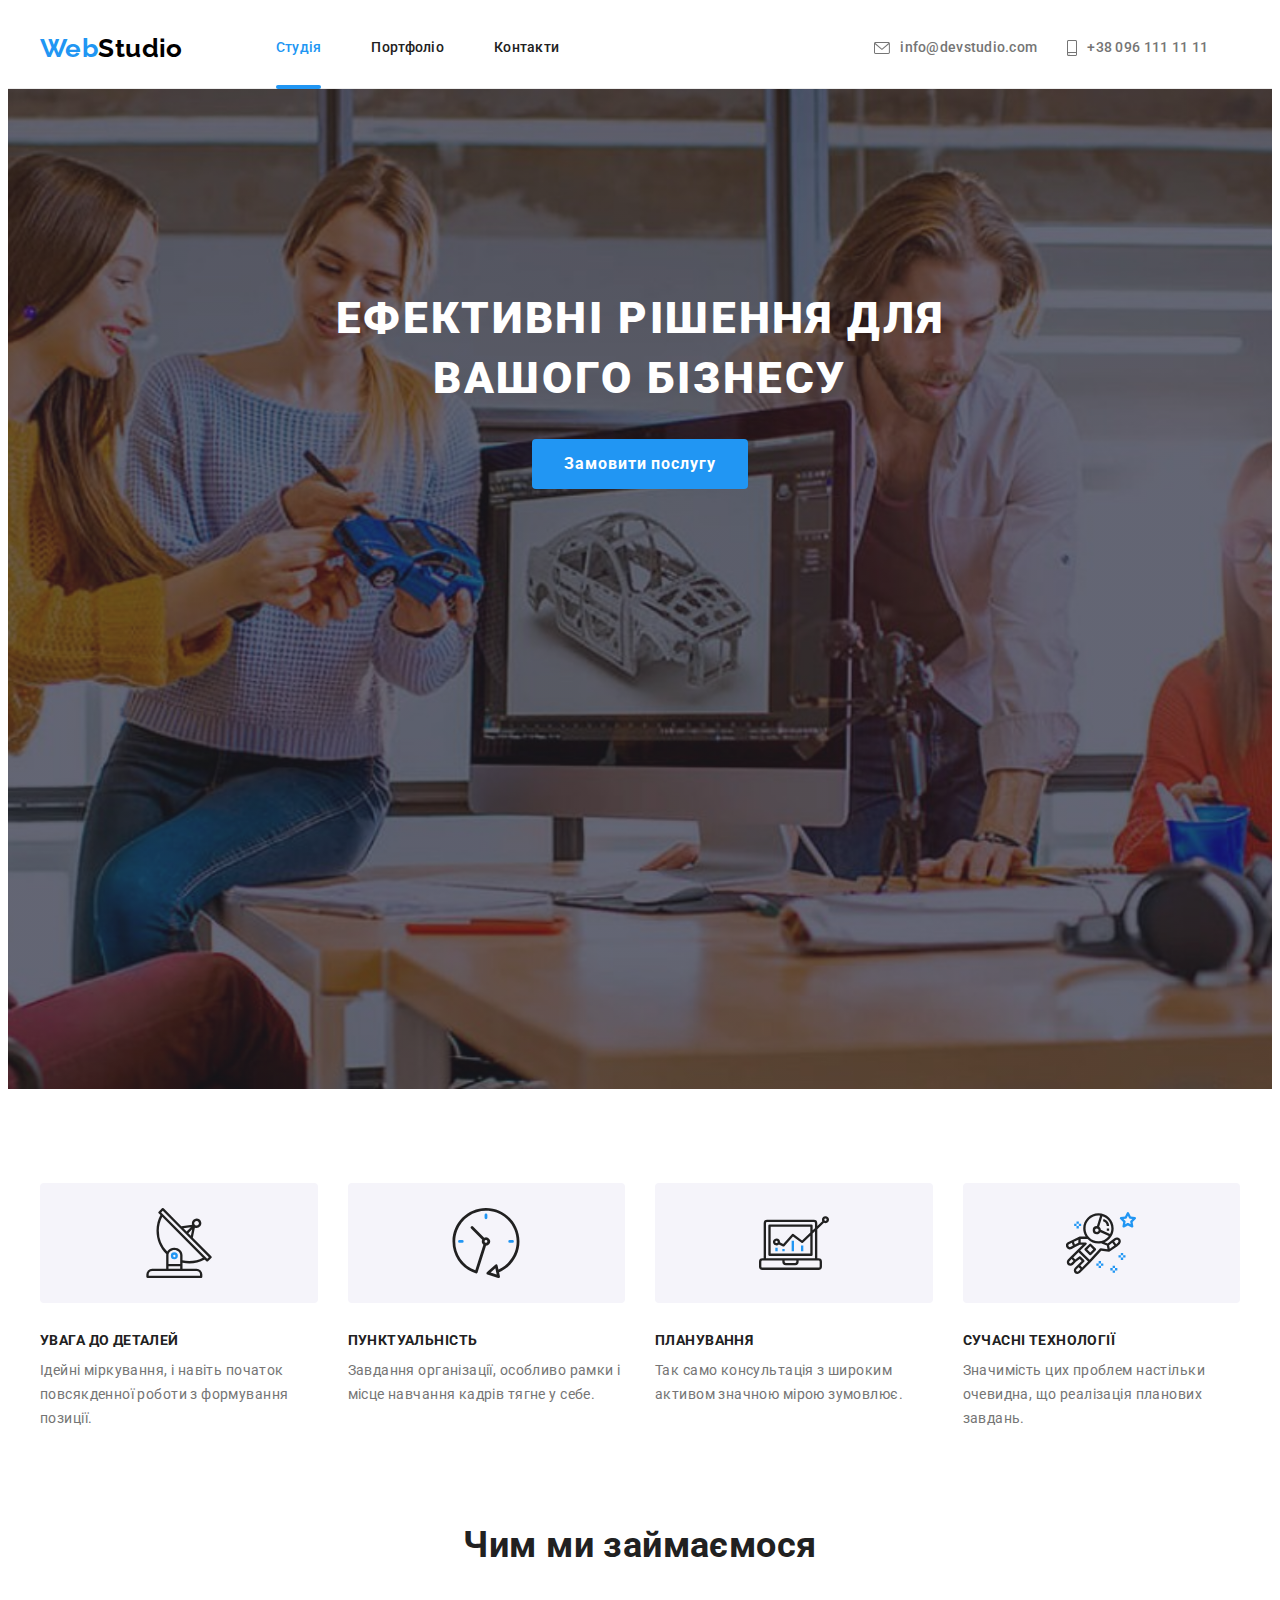
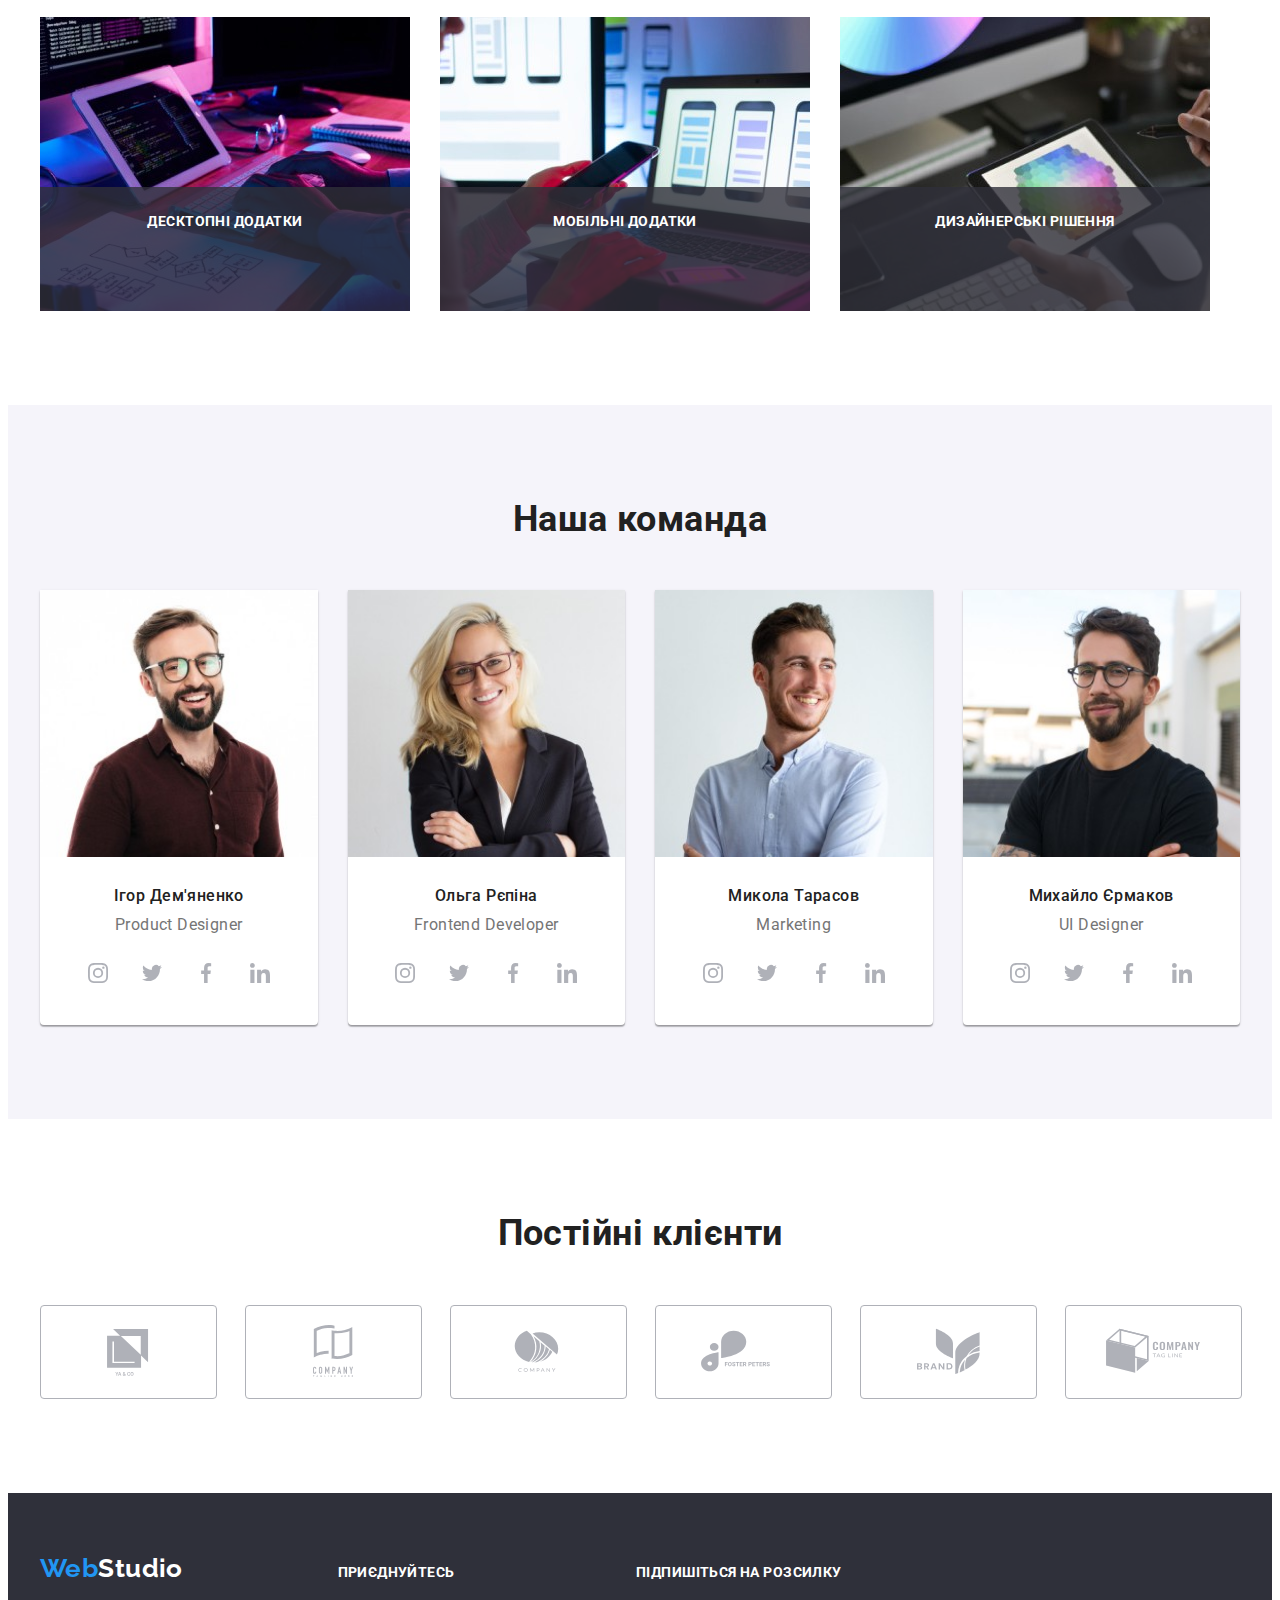
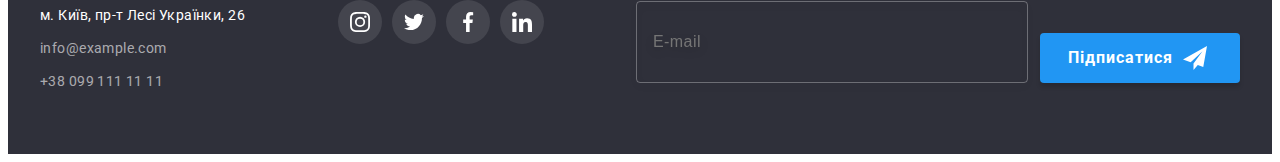
<file: index.html>
<!DOCTYPE html>
<html lang="uk">
  <head>
    <meta charset="UTF-8" />
    <meta http-equiv="X-UA-Compatible" content="IE=edge" />
    <meta name="viewport" content="width=device-width, initial-scale=1.0" />
    <title>WebStudio</title>
    <!-- Font start -->
    <link
      href="https://fonts.googleapis.com/css2?family=Raleway:wght@700&family=Roboto:wght@400;500;700;900&display=swap"
      rel="stylesheet"
    />
    <!-- Font end -->
    <!--Normalize start-->
    <link
      rel="stylesheet"
      href="https://cdnjs.cloudflare.com/ajax/libs/modern-normalize/1.1.0/modern-normalize.min.css"
      integrity="sha512-wpPYUAdjBVSE4KJnH1VR1HeZfpl1ub8YT/NKx4PuQ5NmX2tKuGu6U/JRp5y+Y8XG2tV+wKQpNHVUX03MfMFn9Q=="
      crossorigin="anonymous"
      referrerpolicy="no-referrer"
    />
    <!--Normalize end-->
    <!-- Style.css start -->
    <link rel="stylesheet" href="./css/main.min.css" />
    <!-- Style.css end -->
  </head>

  <body>
    <!--Header of page-->
    <header class="page-header">
      <div class="container page-header__container flex-nav">
        <a class="logo line" href="./index.html" lang="en"
          >Web<span class="logo__text logo__text--accent">Studio</span></a
        >
        <div class="page-header__mobile-menu" id="mobile-menu" data-menu>
          <nav class="site-nav">
            <ul class="site-nav__items list">
              <li class="site-nav__item">
                <a
                  class="site-nav__link site-nav__link--current line"
                  href="./index.html"
                  >Студія</a
                >
              </li>
              <li class="site-nav__item">
                <a class="site-nav__link line" href="./portfolio.html"
                  >Портфоліо</a
                >
              </li>
              <li class="site-nav__item">
                <a class="site-nav__link line" href="">Контакти</a>
              </li>
            </ul>
          </nav>
          <ul class="contacts contacts--left-gap list">
            <li class="contacts__item">
              <a class="contacts__link line" href="mailto:info@devstudio.com"
                ><svg class="contacts__icon" width="16px" height="12px">
                  <use href="./images/icons.svg#envelope"></use></svg
                >info@devstudio.com</a
              >
            </li>
            <li class="contacts__item">
              <a
                class="contacts__link contacts__link--accent line"
                href="tel:+380961111111"
                ><svg class="contacts__icon" width="10px" height="16px">
                  <use href="./images/icons.svg#smartphone"></use></svg
                >+38 096 111 11 11</a
              >
            </li>
          </ul>
          <!-- Mobail Social Links Start -->
          <ul class="social-mobile list">
            <li class="social-mobile__item">
              <a href="" class="social-mobile__link line">Instagram</a>
            </li>
            <li class="social-mobile__item">
              <a href="" class="social-mobile__link line">Twitter</a>
            </li>
            <li class="social-mobile__item">
              <a href="" class="social-mobile__link line">Facebook</a>
            </li>
            <li class="social-mobile__item">
              <a href="" class="social-mobile__link line">LinkedIn</a>
            </li>
          </ul>
          <!-- Mobail Social Links End -->
        </div>
        <!-- Mobail Menu Button Start -->
        <button
          class="menu-btn"
          data-menu-button
          aria-expanded="false"
          aria-controls="mobile-menu"
        >
          <svg class="menu-btn__icon" aria-label="Перемикач мобільного меню">
            <use
              class="menu-btn__icon-menu"
              href="./images/icons.svg#icon_mob_menu"
            ></use>
            <use
              class="menu-btn__icon-close"
              href="./images/icons.svg#icon_mob_close"
            ></use>
          </svg>
        </button>
        <!-- Mobail Menu Button End -->
      </div>
    </header>
    <!--Main of Page-->
    <main>
      <!--Hero Section-->
      <section class="hero">
        <div class="container">
          <h1 class="hero__title">Ефективні рішення для вашого бізнесу</h1>
          <button class="hero__button" type="button" data-modal-open>
            Замовити послугу
          </button>
        </div>
      </section>
      <!--Benefits Section-->
      <section class="benefits section">
        <div class="container benefits__container">
          <h2 class="visually-hidden">Наші переваги</h2>

          <ul class="benefits__items list">
            <li class="benefits__item">
              <div class="benefits__thumb">
                <svg class="benefits__icon">
                  <use href="./images/icons.svg#antenna"></use>
                </svg>
              </div>
              <h3 class="benefits__title">Увага до деталей</h3>
              <p class="benefits-__text">
                Ідейні міркування, і навіть початок повсякденної роботи з
                формування позиції.
              </p>
            </li>

            <li class="benefits__item">
              <div class="benefits__thumb">
                <svg class="benefits__icon">
                  <use href="./images/icons.svg#clock"></use>
                </svg>
              </div>
              <h3 class="benefits__title">Пунктуальність</h3>
              <p class="benefits__text">
                Завдання організації, особливо рамки і місце навчання кадрів
                тягне у себе.
              </p>
            </li>

            <li class="benefits__item">
              <div class="benefits__thumb">
                <svg class="benefits__icon">
                  <use href="./images/icons.svg#diagram"></use>
                </svg>
              </div>
              <h3 class="benefits__title">Планування</h3>
              <p class="benefits__text">
                Так само консультація з широким активом значною мірою зумовлює.
              </p>
            </li>

            <li class="benefits__item">
              <div class="benefits__thumb">
                <svg class="benefits__icon">
                  <use href="./images/icons.svg#astronaut"></use>
                </svg>
              </div>
              <h3 class="benefits__title">Сучасні технології</h3>
              <p class="benefits__text">
                Значимість цих проблем настільки очевидна, що реалізація
                планових завдань.
              </p>
            </li>
          </ul>
        </div>
      </section>
      <!--About Section-->
      <section class="about section">
        <div class="container about__container">
          <h2 class="about__title">Чим ми займаємося</h2>
          <ul class="about-items list">
            <li class="about-items__item">
              <img
                srcset="
                  ./images/skills/skill-1-370.jpg 370w,
                  ./images/skills/skill-1-740.jpg 740w
                "
                sizes="(min-width: 1200px) 370px"
                src="./images/skills/skill-1-370.jpg"
                alt="Програмування"
                width="370"
                height="294"
              />
              <h3 class="about-items__subtitle">Десктопні додатки</h3>
            </li>
            <li class="about-items__item">
              <img
                srcset="
                  ./images/skills/skill-2-370.jpg 370w,
                  ./images/skills/skill-2-740.jpg 740w
                "
                sizes="(min-width: 1200px) 370px"
                src="./images/skills/skill-2-370.jpg"
                alt="Підбір теми"
                width="370"
                height="294"
              />
              <h3 class="about-items__subtitle">Мобільні додатки</h3>
            </li>
            <li class="about-items__item">
              <img
                srcset="
                  ./images/skills/skill-3-370.jpg 370w,
                  ./images/skills/skill-3-740.jpg 740w
                "
                sizes="(min-width: 1200px) 370px"
                src="./images/skills/skill-3-370.jpg"
                alt="Підбір палітри кольорів"
                width="370"
                height="294"
              />
              <h3 class="about-items__subtitle">Дизайнерські рішення</h3>
            </li>
          </ul>
        </div>
      </section>
      <!--Team Section-->
      <section class="team section">
        <div class="container">
          <h2 class="team__headline">Наша команда</h2>

          <ul class="team__items list">
            <li class="team__item">
              <img
                srcset="
                  ./images/team/team-1-270.jpg 270w,
                  ./images/team/team-1-354.jpg 354w,
                  ./images/team/team-1-450.jpg 450w,
                  ./images/team/team-1-540.jpg 540w,
                  ./images/team/team-1-708.jpg 708w,
                  ./images/team/team-1-900.jpg 900w
                "
                sizes="(min-width: 1200px) 270px, (min-width: 768px) 354px, (min-width: 480px) 450px, 100vw"
                src="./images/team/team-1-270.jpg"
                alt="Чоловік в окулярах  та у коричневій сорочці"
                width="450"
                height="460"
              />
              <div class="team__wrapper">
                <h3 class="team__title">Ігор Дем'яненко</h3>
                <p class="team__text" lang="en">Product Designer</p>
                <!-- Team Social links start -->
                <ul class="social list">
                  <li class="social__item">
                    <a class="social__link line" href="">
                      <svg
                        class="social__icon"
                        aria-label="посилання на інстаграм"
                      >
                        <use href="./images/icons.svg#instagram"></use>
                      </svg>
                    </a>
                  </li>

                  <li class="social__item">
                    <a class="social__link line" href="">
                      <svg
                        class="social__icon"
                        aria-label="посилання на твіттер"
                      >
                        <use href="./images/icons.svg#twitter"></use>
                      </svg>
                    </a>
                  </li>

                  <li class="social__item">
                    <a class="social__link line" href="">
                      <svg
                        class="social__icon"
                        aria-label="посилання на фейсбук"
                      >
                        <use href="./images/icons.svg#facebook"></use>
                      </svg>
                    </a>
                  </li>

                  <li class="social__item">
                    <a class="social__link line" href="">
                      <svg
                        class="social__icon"
                        aria-label="посилання на лінкайді"
                      >
                        <use href="./images/icons.svg#linkedin"></use>
                      </svg>
                    </a>
                  </li>
                </ul>
                <!-- Team Social links end -->
              </div>
            </li>
            <li class="team__item">
              <img
                srcset="
                  ./images/team/team-2-270.jpg 270w,
                  ./images/team/team-2-354.jpg 354w,
                  ./images/team/team-2-450.jpg 450w,
                  ./images/team/team-2-540.jpg 540w,
                  ./images/team/team-2-708.jpg 708w,
                  ./images/team/team-2-900.jpg 900w
                "
                sizes="(min-width: 1200px) 270px, (min-width: 768px) 354px, (min-width: 480px) 450px, 100vw"
                src="./images/team/team-2-270.jpg"
                alt="Блондинка в окулярах і білій сорочці"
                width="450"
                height="460"
              />
              <div class="team__wrapper">
                <h3 class="team__title">Ольга Рєпіна</h3>
                <p class="team__text" lang="en">Frontend Developer</p>
                <!-- Team Social links start -->
                <ul class="social list">
                  <li class="social__item">
                    <a class="social__link line" href="">
                      <svg
                        class="social__icon"
                        aria-label="посилання на інстаграм"
                      >
                        <use href="./images/icons.svg#instagram"></use>
                      </svg>
                    </a>
                  </li>

                  <li class="social__item">
                    <a class="social__link line" href="">
                      <svg
                        class="social__icon"
                        aria-label="посилання на твіттер"
                      >
                        <use href="./images/icons.svg#twitter"></use>
                      </svg>
                    </a>
                  </li>

                  <li class="social__item">
                    <a class="social__link line" href="">
                      <svg
                        class="social__icon"
                        aria-label="посилання на фейсбук"
                      >
                        <use href="./images/icons.svg#facebook"></use>
                      </svg>
                    </a>
                  </li>

                  <li class="social__item">
                    <a class="social__link line" href="">
                      <svg
                        class="social__icon"
                        aria-label="посилання на лінкайді"
                      >
                        <use href="./images/icons.svg#linkedin"></use>
                      </svg>
                    </a>
                  </li>
                </ul>
                <!-- Team Social links end -->
              </div>
            </li>
            <li class="team__item">
              <img
                srcset="
                  ./images/team/team-3-270.jpg 270w,
                  ./images/team/team-3-354.jpg 354w,
                  ./images/team/team-3-450.jpg 450w,
                  ./images/team/team-3-540.jpg 540w,
                  ./images/team/team-3-708.jpg 708w,
                  ./images/team/team-3-900.jpg 900w
                "
                sizes="(min-width: 1200px) 270px, (min-width: 768px) 354px, (min-width: 480px) 450px, 100vw"
                src="./images/team/team-3-270.jpg"
                alt="Чоловік з короткою бородою у синій сорочці"
                width="450"
                height="460"
              />
              <div class="team__wrapper">
                <h3 class="team__title">Микола Тарасов</h3>
                <p class="team__text" lang="en">Marketing</p>
                <!-- Team Social links start-->
                <ul class="social list">
                  <li class="social__item">
                    <a class="social__link line" href="">
                      <svg
                        class="social__icon"
                        aria-label="посилання на інстаграм"
                      >
                        <use href="./images/icons.svg#instagram"></use>
                      </svg>
                    </a>
                  </li>

                  <li class="social__item">
                    <a class="social__link line" href="">
                      <svg
                        class="social__icon"
                        aria-label="посилання на твіттер"
                      >
                        <use href="./images/icons.svg#twitter"></use>
                      </svg>
                    </a>
                  </li>

                  <li class="social__item">
                    <a class="social__link line" href="">
                      <svg
                        class="social__icon"
                        aria-label="посилання на фейсбук"
                      >
                        <use href="./images/icons.svg#facebook"></use>
                      </svg>
                    </a>
                  </li>

                  <li class="social__item">
                    <a class="social__link line" href="">
                      <svg
                        class="social__icon"
                        aria-label="посилання на лінкайді"
                      >
                        <use href="./images/icons.svg#linkedin"></use>
                      </svg>
                    </a>
                  </li>
                </ul>
                <!-- Team Social links end -->
              </div>
            </li>
            <li class="team__item">
              <img
                srcset="
                  ./images/team/team-4-270.jpg 270w,
                  ./images/team/team-4-354.jpg 354w,
                  ./images/team/team-4-450.jpg 450w,
                  ./images/team/team-4-540.jpg 540w,
                  ./images/team/team-4-708.jpg 708w,
                  ./images/team/team-4-900.jpg 900w
                "
                sizes="(min-width: 1200px) 270px, (min-width: 768px) 354px, (min-width: 480px) 450px, 100vw"
                src="./images/team/team-4-270.jpg"
                alt="Чоловік в окулярах з бородою та у чорній футболці"
                width="450"
                height="460"
              />
              <div class="team__wrapper">
                <h3 class="team__title">Михайло Єрмаков</h3>
                <p class="team__text" lang="en">UI Designer</p>
                <!-- Team Social links start -->
                <ul class="social list">
                  <li class="social__item">
                    <a class="social__link line" href="">
                      <svg
                        class="social__icon"
                        aria-label="посилання на інстаграм"
                      >
                        <use href="./images/icons.svg#instagram"></use>
                      </svg>
                    </a>
                  </li>

                  <li class="social__item">
                    <a class="social__link line" href="">
                      <svg
                        class="social__icon"
                        aria-label="посилання на твіттер"
                      >
                        <use href="./images/icons.svg#twitter"></use>
                      </svg>
                    </a>
                  </li>

                  <li class="social__item">
                    <a class="social__link line" href="">
                      <svg
                        class="social__icon"
                        aria-label="посилання на фейсбук"
                      >
                        <use href="./images/icons.svg#facebook"></use>
                      </svg>
                    </a>
                  </li>

                  <li class="social__item">
                    <a class="social__link line" href="">
                      <svg
                        class="social__icon"
                        aria-label="посилання на лінкайді"
                      >
                        <use href="./images/icons.svg#linkedin"></use>
                      </svg>
                    </a>
                  </li>
                </ul>
                <!-- Team Social links end -->
              </div>
            </li>
          </ul>
        </div>
      </section>
      <!--Client Section-->
      <section class="client section">
        <div class="container">
          <h2 class="client__headline">Постійні клієнти</h2>

          <ul class="client__items list">
            <li class="client__item">
              <a class="client__link line" href="">
                <svg class="client__icon" aria-label="посилання на клієнта 1">
                  <use href="./images/icons.svg#icon_client_1"></use>
                </svg>
              </a>
            </li>

            <li class="client__item">
              <a class="client__link line" href="">
                <svg class="client__icon" aria-label="посилання на клієнта 2">
                  <use href="./images/icons.svg#icon_client_2"></use>
                </svg>
              </a>
            </li>

            <li class="client__item">
              <a class="client__link line" href="">
                <svg class="client__icon" aria-label="посилання на клієнта 3">
                  <use href="./images/icons.svg#icon_client_3"></use>
                </svg>
              </a>
            </li>

            <li class="client__item">
              <a class="client__link line" href="">
                <svg class="client__icon" aria-label="посилання на клієнта 4">
                  <use href="./images/icons.svg#icon_client_4"></use>
                </svg>
              </a>
            </li>

            <li class="client__item">
              <a class="client__link line" href="">
                <svg class="client__icon" aria-label="посилання на клієнта 5">
                  <use href="./images/icons.svg#icon_client_5"></use>
                </svg>
              </a>
            </li>
            <li class="client__item">
              <a class="client__link line" href="">
                <svg class="client__icon" aria-label="посилання на клієнта 6">
                  <use href="./images/icons.svg#icon_client_6"></use>
                </svg>
              </a>
            </li>
          </ul>
        </div>
      </section>
    </main>
    <!--Footer of Page-->
    <footer class="page-footer">
      <div class="page-footer__container container">
        <div class="page-footer__thumb">
          <a class="logo page-footer__logo line" href="./index.html" lang="en"
            >Web<span class="logo__text page-footer__logo--accent">Studio</span>
          </a>
          <address class="address">
            <a class="address__link line address__link--accent" href=""
              >м. Київ, пр-т Лесі Українки, 26</a
            >
            <br />
            <a class="address__link line" href="mailto:info@example.com"
              >info@example.com</a
            >
            <br />
            <a class="address__link line" href="tel:+380991111111"
              >+38 099 111 11 11</a
            >
          </address>
        </div>

        <div class="connect">
          <h2 class="connect__title">Приєднуйтесь</h2>
          <!-- Social links start -->
          <ul class="social list">
            <li class="social__item">
              <a class="social__link page-footer__social--color line" href="">
                <svg class="social__icon" aria-label="посилання на інстаграм">
                  <use href="./images/icons.svg#instagram"></use>
                </svg>
              </a>
            </li>

            <li class="social__item">
              <a class="social__link page-footer__social--color line" href="">
                <svg class="social__icon" aria-label="посилання на твіттер">
                  <use href="./images/icons.svg#twitter"></use>
                </svg>
              </a>
            </li>

            <li class="social__item">
              <a class="social__link page-footer__social--color line" href="">
                <svg class="social__icon" aria-label="посилання на фейсбук">
                  <use href="./images/icons.svg#facebook"></use>
                </svg>
              </a>
            </li>

            <li class="social__item">
              <a class="social__link page-footer__social--color line" href="">
                <svg class="social__icon" aria-label="посилання на лінкайді">
                  <use href="./images/icons.svg#linkedin"></use>
                </svg>
              </a>
            </li>
          </ul>
          <!-- Social links end -->
        </div>
        <!-- Subscribe Form -->
        <form
          class="subscribe-form js-speaker-form"
          name="submit-form"
          autocomplete="off"
        >
          <div class="subscribe-form__field">
            <strong class="subscribe-form__label"
              >Підпишіться на розсилку</strong
            >
            <input
              class="subscribe-form__input"
              name="email-for-subscribe"
              type="email"
              placeholder="E-mail"
            />
          </div>
          <button class="subscribe-button" type="submit">
            Підписатися
            <svg class="subscribe-button__icon">
              <use href="./images/icons.svg#icon_submit"></use>
            </svg>
          </button>
        </form>
      </div>
    </footer>
    <!--
      |==============================
      | Modal window
      |==============================
    -->
    <div class="backdrop backdrop__is-hidden" data-modal>
      <div class="modal">
        <button class="modal-btn" type="button" data-modal-close>
          <svg class="modal-btn__icon">
            <use href="./images/icons.svg#close-black"></use>
          </svg>
        </button>
        <!-- Modal Form -->
        <form class="modal-form" name="modal-form" autocomplete="off">
          <strong class="modal-form__title"
            >Залиште свої дані, ми вам передзвонимо</strong
          >

          <div class="modal-form__input-group" role="group">
            <label class="modal-form__field">
              <span class="modal-form__lable">Ім'я</span>
              <input
                class="modal-form__input"
                name="name-feedback"
                type="text"
                placeholder=" "
                autofocus
              />
              <svg class="modal-form__icon">
                <use href="./images/icons.svg#icon_person"></use>
              </svg>
            </label>

            <label class="modal-form__field">
              <span class="modal-form__lable">Телефон</span>
              <input
                class="modal-form__input"
                name="tel-feedback"
                type="tel"
                placeholder=" "
              />
              <svg class="modal-form__icon">
                <use href="./images/icons.svg#icon_phone"></use>
              </svg>
            </label>

            <label class="modal-form__field">
              <span class="modal-form__lable">Пошта</span>
              <input
                class="modal-form__input"
                name="email-feedback"
                type="email"
                placeholder=" "
              />
              <svg class="modal-form__icon">
                <use href="./images/icons.svg#icon_email_black"></use>
              </svg>
            </label>

            <label>
              <span class="modal-form__lable">Коментар</span>
              <textarea
                class="modal-form__textarea"
                name="comment-feedback"
                rows="5"
                placeholder="Введіть текст"
              ></textarea>
            </label>
          </div>

          <label class="checkbox">
            <input
              class="checkbox__input visually-hidden"
              name="check-policy"
              type="checkbox"
              value="checked-policy"
            />
            <svg class="checkbox__icon">
              <use
                class="icon-check"
                href="./images/icons.svg#icon_check"
              ></use>
              <use
                class="icon-uncheck"
                href="./images/icons.svg#icon_uncheck"
              ></use>
            </svg>
            <span class="checkbox__text"
              >Погоджуюся з розсилкою та приймаю
              <a class="checkbox__link checkbox__link--color" href=""
                >Умови договору</a
              >
            </span>
          </label>

          <button class="modal-submit-btn" type="submit">Відправити</button>
        </form>
      </div>
    </div>

    <script src="./js/modal.js"></script>
    <script src="./js/menu.js"></script>
  </body>
</html>
</file>
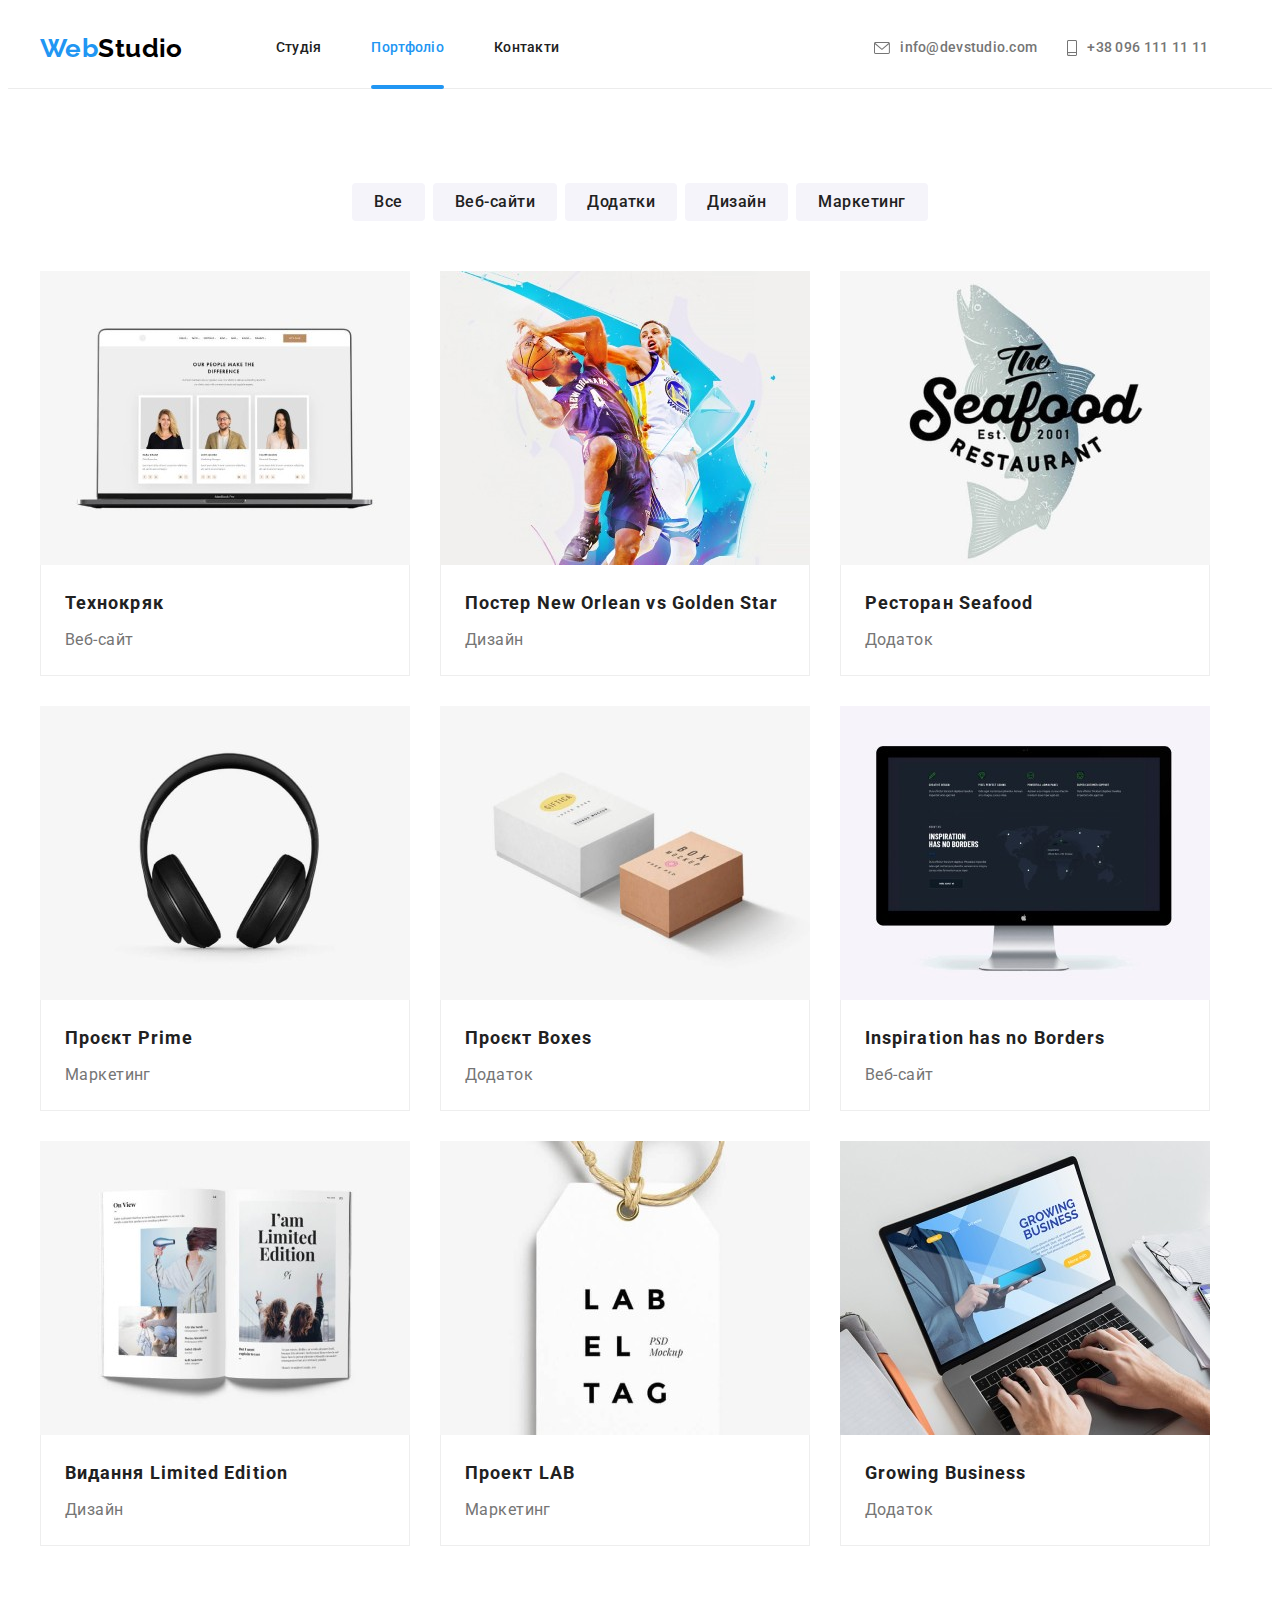
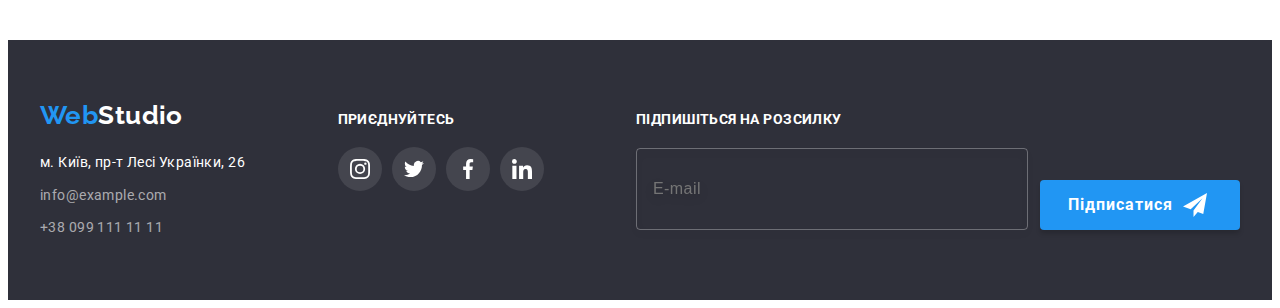
<file: portfolio.html>
<!DOCTYPE html>
<html lang="uk">
  <head>
    <meta charset="UTF-8" />
    <meta http-equiv="X-UA-Compatible" content="IE=edge" />
    <meta name="viewport" content="width=device-width, initial-scale=1.0" />
    <title>Portfolio</title>
    <!-- Font start -->
    <link
      href="https://fonts.googleapis.com/css2?family=Raleway:wght@700&family=Roboto:wght@400;500;700;900&display=swap"
      rel="stylesheet"
    />
    <!-- Font end -->
    <!--Normalize start-->
    <link
      rel="stylesheet"
      href="https://cdnjs.cloudflare.com/ajax/libs/modern-normalize/1.1.0/modern-normalize.min.css"
      integrity="sha512-wpPYUAdjBVSE4KJnH1VR1HeZfpl1ub8YT/NKx4PuQ5NmX2tKuGu6U/JRp5y+Y8XG2tV+wKQpNHVUX03MfMFn9Q=="
      crossorigin="anonymous"
      referrerpolicy="no-referrer"
    />
    <!--Normalize end-->
    <!-- Style.css start -->
    <link rel="stylesheet" href="./css/main.min.css" />
    <!-- Style.css end -->
  </head>

  <body>
    <!--Header of page Portfolio-->
    <header class="page-header">
      <div class="container page-header__container flex-nav">
        <a class="logo line" href="./index.html" lang="en"
          >Web<span class="logo__text logo__text--accent">Studio</span></a
        >
        <div class="page-header__mobile-menu" data-menu>
          <nav class="site-nav">
            <ul class="site-nav__items list">
              <li class="site-nav__item">
                <a class="site-nav__link line" href="./index.html">Студія</a>
              </li>
              <li class="site-nav__item">
                <a
                  class="site-nav__link site-nav__link--current line"
                  href="./portfolio.html"
                  >Портфоліо</a
                >
              </li>
              <li class="site-nav__item">
                <a class="site-nav__link line" href="">Контакти</a>
              </li>
            </ul>
          </nav>
          <ul class="contacts contacts--left-gap list">
            <li class="contacts__item">
              <a class="contacts__link line" href="mailto:info@devstudio.com"
                ><svg class="contacts__icon" width="16px" height="12px">
                  <use href="./images/icons.svg#envelope"></use></svg
                >info@devstudio.com</a
              >
            </li>
            <li class="contacts__item">
              <a
                class="contacts__link contacts__link--accent line"
                href="tel:+380961111111"
                ><svg class="contacts__icon" width="10px" height="16px">
                  <use href="./images/icons.svg#smartphone"></use></svg
                >+38 096 111 11 11</a
              >
            </li>
          </ul>
          <!-- Mobail Social Links Start -->
          <ul class="social-mobile list">
            <li class="social-mobile__item">
              <a href="" class="social-mobile__link line">Instagram</a>
            </li>
            <li class="social-mobile__item">
              <a href="" class="social-mobile__link line">Twitter</a>
            </li>
            <li class="social-mobile__item">
              <a href="" class="social-mobile__link line">Facebook</a>
            </li>
            <li class="social-mobile__item">
              <a href="" class="social-mobile__link line">LinkedIn</a>
            </li>
          </ul>
          <!-- Mobail Social Links End -->
        </div>
        <!-- Mobail Menu Button Start -->
        <button class="menu-btn" data-menu-button>
          <svg class="menu-btn__icon" aria-label="Перемикач мобільного меню">
            <use
              class="menu-btn__icon-menu"
              href="./images/icons.svg#icon_mob_menu"
            ></use>
            <use
              class="menu-btn__icon-close"
              href="./images/icons.svg#icon_mob_close"
            ></use>
          </svg>
        </button>
        <!-- Mobail Menu Button End -->
      </div>
    </header>
    <!--Main section of Page Porfolio -->
    <main>
      <section class="portfolio section">
        <div class="container">
          <h1 class="visually-hidden">Галерея робіт</h1>

          <!--Filters Button List-->
          <ul class="filter list">
            <li class="filter__item">
              <button class="filter__btn" type="button">Все</button>
            </li>
            <li class="filter__item">
              <button class="filter__btn" type="button">Веб-сайти</button>
            </li>
            <li class="filter__item">
              <button class="filter__btn" type="button">Додатки</button>
            </li>
            <li class="filter__item">
              <button class="filter__btn" type="button">Дизайн</button>
            </li>
            <li class="filter__item">
              <button class="filter__btn" type="button">Маркетинг</button>
            </li>
          </ul>

          <!--Card Set Section-->
          <ul class="card-set list">
            <li class="card-set__item">
              <a class="card-set__link line" href="">
                <div class="card">
                  <img
                    srcset="
                      ./images/portfolio/portfolio-1-354.jpg 354w,
                      ./images/portfolio/portfolio-1-370.jpg 370w,
                      ./images/portfolio/portfolio-1-450.jpg 450w,
                      ./images/portfolio/portfolio-1-708.jpg 708w,
                      ./images/portfolio/portfolio-1-740.jpg 740w,
                      ./images/portfolio/portfolio-1-900.jpg 900w
                    "
                    sizes="(min-width: 1200px) 370px, (min-width: 768px) 354px, (min-width: 480px) 450px, 100vw"
                    src="./images/portfolio/portfolio-1-354.jpg"
                    alt="Ноутбук із зображенням сторінки сайту"
                    max-width="450"
                    height="294"
                  />
                  <p class="card__desc">
                    Ресурс пропонує комплексні пропозиції з різним рівнем
                    функціоналу та сервісів. Все це дозволить відвідувачу
                    отримати вичерпні відомості про компанію чи приватну особу.
                  </p>
                </div>
                <div class="card__wrapper">
                  <h2 class="card__title">Технокряк</h2>
                  <p class="card__text">Веб-сайт</p>
                </div>
              </a>
            </li>

            <li class="card-set__item">
              <a class="card-set__link line" href="">
                <div class="card">
                  <img
                    srcset="
                      ./images/portfolio/portfolio-2-354.jpg 354w,
                      ./images/portfolio/portfolio-2-370.jpg 370w,
                      ./images/portfolio/portfolio-2-450.jpg 450w,
                      ./images/portfolio/portfolio-2-708.jpg 708w,
                      ./images/portfolio/portfolio-2-740.jpg 740w,
                      ./images/portfolio/portfolio-2-900.jpg 900w
                    "
                    sizes="(min-width: 1200px) 370px, (min-width: 768px) 354px, (min-width: 480px) 450px, 100vw"
                    src="./images/portfolio/portfolio-2-354.jpg"
                    alt="Зображення двох баскетболістів із м'ячем"
                    max-width="450"
                    height="294"
                  />
                  <p class="card__desc">
                    Ресурс пропонує комплексні пропозиції з різним рівнем
                    функціоналу та сервісів. Все це дозволить відвідувачу
                    отримати вичерпні відомості про компанію чи приватну особу.
                  </p>
                </div>
                <div class="card__wrapper">
                  <h2 class="card__title">Постер New Orlean vs Golden Star</h2>
                  <p class="card__text">Дизайн</p>
                </div>
              </a>
            </li>

            <li class="card-set__item">
              <a class="card-set__link line" href="">
                <div class="card">
                  <img
                    srcset="
                      ./images/portfolio/portfolio-3-354.jpg 354w,
                      ./images/portfolio/portfolio-3-370.jpg 370w,
                      ./images/portfolio/portfolio-3-450.jpg 450w,
                      ./images/portfolio/portfolio-3-708.jpg 708w,
                      ./images/portfolio/portfolio-3-740.jpg 740w,
                      ./images/portfolio/portfolio-3-900.jpg 900w
                    "
                    sizes="(min-width: 1200px) 370px, (min-width: 768px) 354px, (min-width: 480px) 450px, 100vw"
                    src="./images/portfolio/portfolio-3-354.jpg"
                    alt="Логотип ресторану Seafood"
                    max-width="450"
                    height="294"
                  />
                  <p class="card__desc">
                    Ресурс пропонує комплексні пропозиції з різним рівнем
                    функціоналу та сервісів. Все це дозволить відвідувачу
                    отримати вичерпні відомості про компанію чи приватну особу.
                  </p>
                </div>
                <div class="card__wrapper">
                  <h2 class="card__title">Ресторан Seafood</h2>
                  <p class="card__text">Додаток</p>
                </div>
              </a>
            </li>

            <li class="card-set__item">
              <a class="card-set__link line" href="">
                <div class="card">
                  <img
                    srcset="
                      ./images/portfolio/portfolio-4-354.jpg 354w,
                      ./images/portfolio/portfolio-4-370.jpg 370w,
                      ./images/portfolio/portfolio-4-450.jpg 450w,
                      ./images/portfolio/portfolio-4-708.jpg 708w,
                      ./images/portfolio/portfolio-4-740.jpg 740w,
                      ./images/portfolio/portfolio-4-900.jpg 900w
                    "
                    sizes="(min-width: 1200px) 370px, (min-width: 768px) 354px, (min-width: 480px) 450px, 100vw"
                    src="./images/portfolio/portfolio-4-354.jpg"
                    alt="Зображення навушників"
                    max-width="450"
                    height="294"
                  />
                  <p class="card__desc">
                    Ресурс пропонує комплексні пропозиції з різним рівнем
                    функціоналу та сервісів. Все це дозволить відвідувачу
                    отримати вичерпні відомості про компанію чи приватну особу.
                  </p>
                </div>
                <div class="card__wrapper">
                  <h2 class="card__title">Проєкт Prime</h2>
                  <p class="card__text">Маркетинг</p>
                </div>
              </a>
            </li>

            <li class="card-set__item">
              <a class="card-set__link line" href="">
                <div class="card">
                  <img
                    srcset="
                      ./images/portfolio/portfolio-5-354.jpg 354w,
                      ./images/portfolio/portfolio-5-370.jpg 370w,
                      ./images/portfolio/portfolio-5-450.jpg 450w,
                      ./images/portfolio/portfolio-5-708.jpg 708w,
                      ./images/portfolio/portfolio-5-740.jpg 740w,
                      ./images/portfolio/portfolio-5-900.jpg 900w
                    "
                    sizes="(min-width: 1200px) 370px, (min-width: 768px) 354px, (min-width: 480px) 450px, 100vw"
                    src="./images/portfolio/portfolio-5-354.jpg"
                    alt="Дві коробки різного кольору та розміру"
                    max-width="450"
                    height="294"
                  />
                  <p class="card__desc">
                    Ресурс пропонує комплексні пропозиції з різним рівнем
                    функціоналу та сервісів. Все це дозволить відвідувачу
                    отримати вичерпні відомості про компанію чи приватну особу.
                  </p>
                </div>
                <div class="card__wrapper">
                  <h2 class="card__title">Проєкт Boxes</h2>
                  <p class="card__text">Додаток</p>
                </div>
              </a>
            </li>

            <li class="card-set__item">
              <a class="card-set__link line" href="">
                <div class="card">
                  <img
                    srcset="
                      ./images/portfolio/portfolio-6-354.jpg 354w,
                      ./images/portfolio/portfolio-6-370.jpg 370w,
                      ./images/portfolio/portfolio-6-450.jpg 450w,
                      ./images/portfolio/portfolio-6-708.jpg 708w,
                      ./images/portfolio/portfolio-6-740.jpg 740w,
                      ./images/portfolio/portfolio-6-900.jpg 900w
                    "
                    sizes="(min-width: 1200px) 370px, (min-width: 768px) 354px, (min-width: 480px) 450px, 100vw"
                    src="./images/portfolio/portfolio-6-354.jpg"
                    alt="Зображення монітора із сайтом"
                    max-width="450"
                    height="294"
                  />
                  <p class="card__desc">
                    Ресурс пропонує комплексні пропозиції з різним рівнем
                    функціоналу та сервісів. Все це дозволить відвідувачу
                    отримати вичерпні відомості про компанію чи приватну особу.
                  </p>
                </div>
                <div class="card__wrapper">
                  <h2 class="card__title">Inspiration has no Borders</h2>
                  <p class="card__text">Веб-сайт</p>
                </div>
              </a>
            </li>

            <li class="card-set__item">
              <a class="card-set__link line" href="">
                <div class="card">
                  <img
                    srcset="
                      ./images/portfolio/portfolio-7-354.jpg 354w,
                      ./images/portfolio/portfolio-7-370.jpg 370w,
                      ./images/portfolio/portfolio-7-450.jpg 450w,
                      ./images/portfolio/portfolio-7-708.jpg 708w,
                      ./images/portfolio/portfolio-7-740.jpg 740w,
                      ./images/portfolio/portfolio-7-900.jpg 900w
                    "
                    sizes="(min-width: 1200px) 370px, (min-width: 768px) 354px, (min-width: 480px) 450px, 100vw"
                    src="./images/portfolio/portfolio-7-354.jpg"
                    alt="Зображення розкритої книги"
                    max-width="450"
                    height="294"
                  />
                  <p class="card__desc">
                    Ресурс пропонує комплексні пропозиції з різним рівнем
                    функціоналу та сервісів. Все це дозволить відвідувачу
                    отримати вичерпні відомості про компанію чи приватну особу.
                  </p>
                </div>
                <div class="card__wrapper">
                  <h2 class="card__title">Видання Limited Edition</h2>
                  <p class="card__text">Дизайн</p>
                </div>
              </a>
            </li>

            <li class="card-set__item">
              <a class="card-set__link line" href="">
                <div class="card">
                  <img
                    srcset="
                      ./images/portfolio/portfolio-8-354.jpg 354w,
                      ./images/portfolio/portfolio-8-370.jpg 370w,
                      ./images/portfolio/portfolio-8-450.jpg 450w,
                      ./images/portfolio/portfolio-8-708.jpg 708w,
                      ./images/portfolio/portfolio-8-740.jpg 740w,
                      ./images/portfolio/portfolio-8-900.jpg 900w
                    "
                    sizes="(min-width: 1200px) 370px, (min-width: 768px) 354px, (min-width: 480px) 450px, 100vw"
                    src="./images/portfolio/portfolio-8-354.jpg"
                    alt="Бірка з написом"
                    max-width="450"
                    height="294"
                  />
                  <p class="card__desc">
                    Ресурс пропонує комплексні пропозиції з різним рівнем
                    функціоналу та сервісів. Все це дозволить відвідувачу
                    отримати вичерпні відомості про компанію чи приватну особу.
                  </p>
                </div>
                <div class="card__wrapper">
                  <h2 class="card__title">Проект LAB</h2>
                  <p class="card__text">Маркетинг</p>
                </div>
              </a>
            </li>

            <li class="card-set__item">
              <a class="card-set__link line" href="">
                <div class="card">
                  <img
                    srcset="
                      ./images/portfolio/portfolio-9-354.jpg 354w,
                      ./images/portfolio/portfolio-9-370.jpg 370w,
                      ./images/portfolio/portfolio-9-450.jpg 450w,
                      ./images/portfolio/portfolio-9-708.jpg 708w,
                      ./images/portfolio/portfolio-9-740.jpg 740w,
                      ./images/portfolio/portfolio-9-900.jpg 900w
                    "
                    sizes="(min-width: 1200px) 370px, (min-width: 768px) 354px, (min-width: 480px) 450px, 100vw"
                    src="./images/portfolio/portfolio-9-354.jpg"
                    alt="Зображення роботи за ноутбуком"
                    max-width="450"
                    height="294"
                  />
                  <p class="card__desc">
                    Ресурс пропонує комплексні пропозиції з різним рівнем
                    функціоналу та сервісів. Все це дозволить відвідувачу
                    отримати вичерпні відомості про компанію чи приватну особу.
                  </p>
                </div>
                <div class="card__wrapper">
                  <h2 class="card__title">Growing Business</h2>
                  <p class="card__text">Додаток</p>
                </div>
              </a>
            </li>
          </ul>
        </div>
      </section>
    </main>

    <!--Footer of Page Porfolio-->
    <footer class="page-footer">
      <div class="page-footer__container container">
        <div class="page-footer__thumb">
          <a class="logo page-footer__logo line" href="./index.html" lang="en"
            >Web<span class="logo__text page-footer__logo--accent">Studio</span>
          </a>
          <address class="address">
            <a class="address__link line address__link--accent" href=""
              >м. Київ, пр-т Лесі Українки, 26</a
            >
            <br />
            <a class="address__link line" href="mailto:info@example.com"
              >info@example.com</a
            >
            <br />
            <a class="address__link line" href="tel:+380991111111"
              >+38 099 111 11 11</a
            >
          </address>
        </div>

        <div class="connect">
          <h2 class="connect__title">Приєднуйтесь</h2>
          <!-- Social links start -->
          <ul class="social list">
            <li class="social__item">
              <a class="social__link page-footer__social--color line" href="">
                <svg class="social__icon" aria-label="посилання на інстаграм">
                  <use href="./images/icons.svg#instagram"></use>
                </svg>
              </a>
            </li>

            <li class="social__item">
              <a class="social__link page-footer__social--color line" href="">
                <svg class="social__icon" aria-label="посилання на твіттер">
                  <use href="./images/icons.svg#twitter"></use>
                </svg>
              </a>
            </li>

            <li class="social__item">
              <a class="social__link page-footer__social--color line" href="">
                <svg class="social__icon" aria-label="посилання на фейсбук">
                  <use href="./images/icons.svg#facebook"></use>
                </svg>
              </a>
            </li>

            <li class="social__item">
              <a class="social__link page-footer__social--color line" href="">
                <svg class="social__icon" aria-label="посилання на лінкайді">
                  <use href="./images/icons.svg#linkedin"></use>
                </svg>
              </a>
            </li>
          </ul>
          <!-- Social links end -->
        </div>
        <!-- Subscribe Form -->
        <form
          class="subscribe-form js-speaker-form"
          name="submit-form"
          autocomplete="off"
        >
          <div class="subscribe-form__field">
            <strong class="subscribe-form__label"
              >Підпишіться на розсилку</strong
            >
            <input
              class="subscribe-form__input"
              name="email-for-subscribe"
              type="email"
              placeholder="E-mail"
            />
          </div>
          <button class="subscribe-button" type="submit">
            Підписатися
            <svg class="subscribe-button__icon">
              <use href="./images/icons.svg#icon_submit"></use>
            </svg>
          </button>
        </form>
      </div>
    </footer>

    <script src="./js/menu.js"></script>
  </body>
</html>
</file>
<file: css/main.min.css>
:root{--primary-font: Roboto, sans-serif;--logo-font: Raleway, sans-serif;--primary-text-color: #757575;--title-text-color: #212121;--accent-text-color: #2196f3;--hero-text-color: #ffffff;--hero-background-color: #c4c4c4;--team-background-color: #f5f4fa;--footer-background-color: #2f303a;--btn-focus-background-color: #188ce8;--item: 3;--card-set-gap: 30px;--timing-function: cubic-bezier(0.4, 0, 0.2, 1)}.visually-hidden{position:absolute;white-space:nowrap;width:1px;height:1px;overflow:hidden;border:0;padding:0;clip:rect(0 0 0 0);-webkit-clip-path:inset(50%);clip-path:inset(50%);margin:-1px}body{font-family:var(--primary-font);font-size:14px;line-height:1.71;color:var(--primary-text-color);letter-spacing:.03em}.list{list-style:none;padding:0;margin:0}.line{text-decoration:none}h1,h2,h3,h4,h5,h6,p{margin:0}img{display:block;max-width:100%;height:auto;-o-object-fit:cover;object-fit:cover;-o-object-position:center;object-position:center}.container{padding-left:15px;padding-right:15px;margin-left:auto;margin-right:auto}@media screen and (min-width: 480px){.container{width:480px}}@media screen and (min-width: 768px){.container{width:768px}}@media screen and (min-width: 1200px){.container{width:1200px}}.section{padding-top:60px;padding-bottom:60px}@media screen and (min-width: 1200px){.section{padding-top:94px;padding-bottom:94px}}.flex-nav{display:-webkit-box;display:-ms-flexbox;display:flex;-webkit-box-align:center;-ms-flex-align:center;align-items:center}.hero__button,.modal-submit-btn,.subscribe-button{display:-webkit-inline-box;display:-ms-inline-flexbox;display:inline-flex;-webkit-box-align:center;-ms-flex-align:center;align-items:center;font-family:inherit;font-weight:700;font-size:16px;line-height:1.87;align-items:center;letter-spacing:.06em;color:var(--hero-text-color);background-color:var(--accent-text-color);cursor:pointer;border-radius:4px;border:none}.social{display:-webkit-box;display:-ms-flexbox;display:flex;-webkit-box-pack:center;-ms-flex-pack:center;justify-content:center;-webkit-box-align:center;-ms-flex-align:center;align-items:center;gap:10px}.social__item{display:-webkit-box;display:-ms-flexbox;display:flex}.social__icon{width:20px;height:20px;fill:currentColor}.social__link{display:-webkit-box;display:-ms-flexbox;display:flex;-webkit-box-pack:center;-ms-flex-pack:center;justify-content:center;-webkit-box-align:center;-ms-flex-align:center;align-items:center;width:44px;height:44px;color:#afb1b8;border-radius:50%;-webkit-transition:color 250ms var(--timing-function),background-color 250ms var(--timing-function);transition:color 250ms var(--timing-function),background-color 250ms var(--timing-function)}.social__link:hover,.social__link:focus{background-color:var(--accent-text-color);color:var(--hero-text-color)}@media screen and (min-width: 768px){.subscribe-form{display:-webkit-box;display:-ms-flexbox;display:flex}}@media screen and (max-width: 1199px){.subscribe-form{-webkit-box-orient:vertical;-webkit-box-direction:normal;-ms-flex-direction:column;flex-direction:column;-webkit-box-align:center;-ms-flex-align:center;align-items:center}}@media screen and (min-width: 1200px){.subscribe-form{-webkit-box-align:end;-ms-flex-align:end;align-items:flex-end}}@media screen and (min-width: 1200px){.subscribe-form__field{margin-right:12px}}.subscribe-form__label{display:block;margin-bottom:20px;font-size:14px;line-height:1.14;letter-spacing:.03em;text-transform:uppercase}.subscribe-form__input{-webkit-box-align:center;-ms-flex-align:center;align-items:center;padding:15px 16px;width:100%;height:50px;font-size:16px;line-height:1.25;letter-spacing:inherit;color:rgba(255,255,255,.6);background-color:rgba(0,0,0,0);border:1px solid rgba(255,255,255,.3);-webkit-filter:drop-shadow(0px 4px 4px rgba(0, 0, 0, 0.15));filter:drop-shadow(0px 4px 4px rgba(0, 0, 0, 0.15));border-radius:4px}@media screen and (min-width: 768px){.subscribe-form__input{width:450px}}@media screen and (max-width: 1199px){.subscribe-form__input{margin-bottom:20px}}@media screen and (min-width: 1200px){.subscribe-form__input{display:-webkit-box;display:-ms-flexbox;display:flex;width:358px}}.subscribe-button{width:200px;height:50px;padding:10px 28px;-webkit-box-shadow:0px 4px 4px rgba(0,0,0,.15);box-shadow:0px 4px 4px rgba(0,0,0,.15)}.subscribe-button__icon{width:24px;height:24px;margin-left:10px}.backdrop{position:fixed;top:0;left:0;z-index:200;width:100%;height:100%;background-color:rgba(0,0,0,.2);overflow-y:scroll;opacity:1;-webkit-transition:opacity 250ms var(--timing-function),visibility 250ms var(--timing-function);transition:opacity 250ms var(--timing-function),visibility 250ms var(--timing-function)}@media screen and (max-width: 767px){.backdrop{padding:94px 15px}}@media screen and (min-width: 768px){.backdrop__is-hidden .modal{-webkit-transform:translate(-50%, -50%) scale(0.7);transform:translate(-50%, -50%) scale(0.7)}}.backdrop__is-hidden{opacity:0;visibility:hidden;pointer-events:none}.modal{position:relative;max-width:450px;min-height:609px;padding:40px;background-color:#fff;-webkit-box-shadow:0px 1px 3px rgba(0,0,0,.12),0px 1px 1px rgba(0,0,0,.14),0px 2px 1px rgba(0,0,0,.2);box-shadow:0px 1px 3px rgba(0,0,0,.12),0px 1px 1px rgba(0,0,0,.14),0px 2px 1px rgba(0,0,0,.2);border-radius:4px}@media screen and (min-width: 768px){.modal{position:absolute;left:50%;top:50%;min-width:450px;-webkit-transform:translate(-50%, -50%) scale(1);transform:translate(-50%, -50%) scale(1);-webkit-transition:-webkit-transform 400ms var(--timing-function);transition:-webkit-transform 400ms var(--timing-function);transition:transform 400ms var(--timing-function);transition:transform 400ms var(--timing-function), -webkit-transform 400ms var(--timing-function)}}@media screen and (min-width: 1200px){.modal{min-width:528px;min-height:581px}}.modal-btn{position:absolute;top:8px;right:8px;z-index:100;display:-webkit-box;display:-ms-flexbox;display:flex;-webkit-box-pack:center;-ms-flex-pack:center;justify-content:center;-webkit-box-align:center;-ms-flex-align:center;align-items:center;width:30px;height:30px;padding:0;color:#000;background-color:rgba(0,0,0,0);border-radius:50%;border:1px solid rgba(0,0,0,.1);cursor:pointer;-webkit-transition:color 250ms var(--timing-function);transition:color 250ms var(--timing-function)}.modal-btn__icon{width:18px;height:18px;fill:currentColor}.modal-btn:hover,.modal-btn:focus{color:var(--accent-text-color)}.modal-form{display:-webkit-box;display:-ms-flexbox;display:flex;-webkit-box-orient:vertical;-webkit-box-direction:normal;-ms-flex-direction:column;flex-direction:column}.modal-form__title{display:block;margin-bottom:12px;font-size:20px;line-height:1.5;color:var(--title-text-color);text-align:center}@media screen and (min-width: 1200px){.modal-form__title{line-height:1.15}}.modal-form__input-group{display:-webkit-box;display:-ms-flexbox;display:flex;-webkit-box-orient:vertical;-webkit-box-direction:normal;-ms-flex-direction:column;flex-direction:column;gap:10px;margin-bottom:20px}.modal-form__field{display:block;position:relative}.modal-form__lable{display:block;margin-bottom:4px;font-size:12px;line-height:1.16;letter-spacing:.01em}.modal-form__input{width:100%;height:40px;padding:11px 12px;padding-left:42px;border:1px solid rgba(33,33,33,.2);border-radius:4px;outline:rgba(0,0,0,0);-webkit-transition:border-color 250ms var(--timing-function);transition:border-color 250ms var(--timing-function)}.modal-form__input:focus-within{border-color:var(--accent-text-color)}.modal-form__icon{position:absolute;top:50%;left:12px;width:18px;height:18px;-webkit-transition:fill 250ms var(--timing-function);transition:fill 250ms var(--timing-function)}.modal-form__input:focus+.modal-form__icon{fill:var(--accent-text-color)}.modal-form__textarea{display:block;width:100%;height:120px;padding:12px 16px;border:1px solid rgba(33,33,33,.2);border-radius:4px;outline:rgba(0,0,0,0);resize:none;-webkit-transition:border-color 250ms var(--timing-function);transition:border-color 250ms var(--timing-function)}.modal-form__textarea::-webkit-input-placeholder{font-size:12px;line-height:14px;letter-spacing:.01em;color:rgba(117,117,117,.5)}.modal-form__textarea::-moz-placeholder{font-size:12px;line-height:14px;letter-spacing:.01em;color:rgba(117,117,117,.5)}.modal-form__textarea:-ms-input-placeholder{font-size:12px;line-height:14px;letter-spacing:.01em;color:rgba(117,117,117,.5)}.modal-form__textarea::-ms-input-placeholder{font-size:12px;line-height:14px;letter-spacing:.01em;color:rgba(117,117,117,.5)}.modal-form__textarea::placeholder{font-size:12px;line-height:14px;letter-spacing:.01em;color:rgba(117,117,117,.5)}.modal-form__textarea:focus-within{border-color:var(--accent-text-color)}.checkbox{display:-webkit-box;display:-ms-flexbox;display:flex;-webkit-box-align:center;-ms-flex-align:center;align-items:center;-webkit-box-pack:center;-ms-flex-pack:center;justify-content:center;gap:8px;margin-bottom:30px}.checkbox__icon{display:-webkit-box;display:-ms-flexbox;display:flex;-ms-flex-negative:0;flex-shrink:0;width:16px;height:15px}.checkbox__input:focus+.checkbox__icon{outline:1px solid var(--title-text-color)}.checkbox__input:checked+.checkbox__icon .icon-uncheck{opacity:0;-webkit-transition:opacity 250ms var(--timing-function);transition:opacity 250ms var(--timing-function)}.icon-check{opacity:0;-webkit-transition:opacity 250ms var(--timing-function);transition:opacity 250ms var(--timing-function)}.checkbox__input:checked+.checkbox__icon .icon-check{opacity:1}.checkbox__text{-webkit-user-select:none;-moz-user-select:none;-ms-user-select:none;user-select:none;font-size:12px;line-height:1.16}@media screen and (min-width: 1200px){.checkbox__text{font-size:14px;line-height:1.71}}.checkbox__link--color{color:var(--accent-text-color);text-underline-position:under}.modal-submit-btn{padding:10px 52px;margin:0 auto;-webkit-box-shadow:0px 4px 4px rgba(0,0,0,.15);box-shadow:0px 4px 4px rgba(0,0,0,.15);-webkit-transition:background-color 250ms var(--timing-function);transition:background-color 250ms var(--timing-function)}.modal-submit-btn:hover,.modal-submit-btn:focus{background-color:var(--btn-focus-background-color)}.filter{display:-webkit-box;display:-ms-flexbox;display:flex;-ms-flex-wrap:wrap;flex-wrap:wrap;margin-bottom:40px}@media screen and (max-width: 767px){.filter{max-width:430px;-webkit-column-gap:8px;-moz-column-gap:8px;column-gap:8px;row-gap:15px}}@media screen and (min-width: 768px){.filter{-webkit-box-pack:center;-ms-flex-pack:center;justify-content:center;margin-bottom:30px;gap:8px}}@media screen and (min-width: 1200px){.filter{margin-bottom:50px}}.filter__btn{padding:6px 22px;font-weight:500;font-size:16px;line-height:1.62;font-family:inherit;letter-spacing:.03em;color:var(--title-text-color);background-color:var(--team-background-color);cursor:pointer;border:none;border-radius:4px;-webkit-transition:color 250ms var(--timing-function),background-color 250ms var(--timing-function),-webkit-box-shadow 250ms var(--timing-function);transition:color 250ms var(--timing-function),background-color 250ms var(--timing-function),-webkit-box-shadow 250ms var(--timing-function);transition:color 250ms var(--timing-function),background-color 250ms var(--timing-function),box-shadow 250ms var(--timing-function);transition:color 250ms var(--timing-function),background-color 250ms var(--timing-function),box-shadow 250ms var(--timing-function),-webkit-box-shadow 250ms var(--timing-function)}.filter__btn:hover,.filter__btn:focus{color:var(--hero-text-color);background-color:var(--accent-text-color);-webkit-box-shadow:0px 3px 1px rgba(0,0,0,.1),0px 1px 2px rgba(0,0,0,.08),0px 2px 2px rgba(0,0,0,.12);box-shadow:0px 3px 1px rgba(0,0,0,.1),0px 1px 2px rgba(0,0,0,.08),0px 2px 2px rgba(0,0,0,.12)}@media screen and (min-width: 768px){.card-set{display:-webkit-box;display:-ms-flexbox;display:flex;-ms-flex-wrap:wrap;flex-wrap:wrap;gap:var(--card-set-gap)}}@media screen and (min-width: 768px){.card-set__item{--item: 2;-ms-flex-preferred-size:calc((100% - var(--card-set-gap)*(var(--item) - 1))/var(--item));flex-basis:calc((100% - var(--card-set-gap)*(var(--item) - 1))/var(--item))}}@media screen and (min-width: 1200px){.card-set__item{--item: 3: flex-basis: calc((100% - var(--card-set-gap) * (var(--item) - 1)) / var(--item))}}@media screen and (max-width: 767px){.card-set__item:not(:last-child){margin-bottom:30px}}.card-set__link{display:block;width:100%;height:100%;color:var(--primary-text-color);-webkit-transition:-webkit-box-shadow 250ms var(--timing-function);transition:-webkit-box-shadow 250ms var(--timing-function);transition:box-shadow 250ms var(--timing-function);transition:box-shadow 250ms var(--timing-function), -webkit-box-shadow 250ms var(--timing-function)}.card-set__link:hover,.card-set__link:focus{-webkit-box-shadow:0px 1px 1px rgba(0,0,0,.12),0px 4px 4px rgba(0,0,0,.06),1px 4px 6px rgba(0,0,0,.16);box-shadow:0px 1px 1px rgba(0,0,0,.12),0px 4px 4px rgba(0,0,0,.06),1px 4px 6px rgba(0,0,0,.16)}@media screen and (min-width: 768px){.card-set__link{display:-webkit-box;display:-ms-flexbox;display:flex;-webkit-box-orient:vertical;-webkit-box-direction:normal;-ms-flex-direction:column;flex-direction:column}}.card{position:relative;overflow:hidden}.card::before{position:absolute;top:0;left:0;width:100%;height:100%;display:inline-block;content:"";background-color:rgba(33,150,243,.9);opacity:0;-webkit-transform:translateY(100%);transform:translateY(100%);-webkit-transition:opacity 250ms var(--timing-function),-webkit-transform 250ms var(--timing-function);transition:opacity 250ms var(--timing-function),-webkit-transform 250ms var(--timing-function);transition:transform 250ms var(--timing-function),opacity 250ms var(--timing-function);transition:transform 250ms var(--timing-function),opacity 250ms var(--timing-function),-webkit-transform 250ms var(--timing-function)}.card-set__link:hover .card::before,.card-set__link:focus .card::before{-webkit-transform:translateY(0);transform:translateY(0);opacity:1}.card__desc{position:absolute;top:0;left:0;padding:63px 24px;font-size:18px;line-height:1.55;letter-spacing:.03em;color:var(--hero-text-color);opacity:0;-webkit-transform:translateY(100%);transform:translateY(100%);-webkit-transition:opacity 250ms var(--timing-function),-webkit-transform 250ms var(--timing-function);transition:opacity 250ms var(--timing-function),-webkit-transform 250ms var(--timing-function);transition:transform 250ms var(--timing-function),opacity 250ms var(--timing-function);transition:transform 250ms var(--timing-function),opacity 250ms var(--timing-function),-webkit-transform 250ms var(--timing-function)}.card-set__link:hover .card__desc,.card-set__link:focus .card__desc{opacity:1;-webkit-transform:translateY(0);transform:translateY(0)}@media screen and (max-width: 479px){.card__desc{font-size:16px;padding:35px 15px}}.card__wrapper{padding:20px 24px;border:1px solid #eee;border-top:none}@media screen and (min-width: 768px){.card__wrapper{-webkit-box-flex:1;-ms-flex-positive:1;flex-grow:1}}.card__title{margin-bottom:4px;font-size:18px;line-height:2;letter-spacing:.06em;color:var(--title-text-color)}.card__text{font-size:16px;line-height:1.87}@media screen and (max-width: 767px){.page-header__mobile-menu{display:none;position:fixed;top:0;left:0;width:100vw;height:100vh;z-index:40;padding:40px 48px;background-color:#fff;-webkit-box-shadow:0px 4px 8px rgba(0,0,0,.04),0px 2px 4px rgba(0,0,0,.08),0px 1px 3px rgba(0,0,0,.16);box-shadow:0px 4px 8px rgba(0,0,0,.04),0px 2px 4px rgba(0,0,0,.08),0px 1px 3px rgba(0,0,0,.16)}.page-header__mobile-menu.is-open{display:block;display:-webkit-box;display:-ms-flexbox;display:flex;-webkit-box-orient:vertical;-webkit-box-direction:normal;-ms-flex-direction:column;flex-direction:column}}@media screen and (max-width: 479px){.page-header__mobile-menu{padding:40px 28px}}@media screen and (min-width: 768px){.page-header__mobile-menu{display:-webkit-box;display:-ms-flexbox;display:flex;-webkit-box-align:center;-ms-flex-align:center;align-items:center;margin-left:88px}}@media screen and (min-width: 1200px){.page-header__mobile-menu{margin-left:93px}}.menu-btn{position:absolute;top:10px;right:15px;z-index:50;display:-webkit-inline-box;display:-ms-inline-flexbox;display:inline-flex;margin:0;padding:0;border:none;background-color:rgba(0,0,0,0);color:var(--title-text-color);-webkit-transition:color 250ms var(--timing-function);transition:color 250ms var(--timing-function)}.menu-btn__icon-close{fill:currentColor}.menu-btn:active{color:var(--accent-text-color)}.menu-btn.is-open{position:fixed}@media screen and (max-width: 767px){.menu-btn__icon{width:40px;height:40px}.menu-btn__icon-close{display:none}.menu-btn.is-open .menu-btn__icon-close{display:block;color:currentColor}.menu-btn.is-open .menu-btn__icon-menu{display:none}}@media screen and (min-width: 768px){.menu-btn{display:none}}.social-mobile{display:-webkit-box;display:-ms-flexbox;display:flex;-ms-flex-wrap:wrap;flex-wrap:wrap;gap:10px}@media screen and (min-width: 768px){.social-mobile{display:none}}.social-mobile__item:not(:last-child) .social-mobile__link::after{content:"";display:block;width:1px;margin-left:10px;background-color:rgba(33,33,33,.2)}@media screen and (max-width: 479px){.social-mobile__item:not(:last-child) .social-mobile__link::after{margin-left:3px}}.social-mobile__link{display:-webkit-box;display:-ms-flexbox;display:flex;font-weight:500;font-size:18px;line-height:1.22;letter-spacing:.02em;color:var(--accent-text-color)}@media screen and (max-width: 479px){.social-mobile__link{font-size:14px}}@media screen and (max-width: 479px){.social-mobile{gap:3px}}.page-header{border-bottom:1px solid #ececec}.page-header__container{height:60px;position:relative}@media screen and (min-width: 768px){.page-header__container{display:-webkit-box;display:-ms-flexbox;display:flex}}@media screen and (min-width: 768px){.page-header__container{height:80px}}@media screen and (max-width: 767px){.site-nav{margin-bottom:auto}}@media screen and (min-width: 1200px){.site-nav{margin-right:auto}}@media screen and (min-width: 768px){.site-nav__items{display:-webkit-box;display:-ms-flexbox;display:flex;gap:50px}}.site-nav__link{display:inline-block;padding-bottom:32px;font-weight:500;font-size:40px;line-height:1.14;letter-spacing:.02em;color:var(--title-text-color);-webkit-transition:color 250ms var(--timing-function);transition:color 250ms var(--timing-function)}.site-nav__link:hover,.site-nav__link:focus{color:var(--accent-text-color)}.site-nav__link--current{color:var(--accent-text-color)}@media screen and (max-width: 479px){.site-nav__link{font-size:30px}}@media screen and (min-width: 768px){.site-nav__link{position:relative;padding-top:32px;font-size:14px}.site-nav__link--current::after{display:inline-block;content:"";position:absolute;left:0;bottom:-1px;width:100%;height:4px;background-color:var(--accent-text-color);border-radius:2px}}.contacts{display:-webkit-box;display:-ms-flexbox;display:flex}@media screen and (max-width: 767px){.contacts{-ms-flex-wrap:wrap-reverse;flex-wrap:wrap-reverse;margin-bottom:64px;max-width:315px}}@media screen and (min-width: 768px){.contacts{-webkit-box-orient:vertical;-webkit-box-direction:normal;-ms-flex-direction:column;flex-direction:column;margin-left:96px;-webkit-box-pack:center;-ms-flex-pack:center;justify-content:center;-webkit-box-align:start;-ms-flex-align:start;align-items:flex-start}}@media screen and (min-width: 1200px){.contacts{-webkit-box-orient:horizontal;-webkit-box-direction:normal;-ms-flex-direction:row;flex-direction:row;-webkit-box-align:center;-ms-flex-align:center;align-items:center;gap:30px;margin-left:315px}}@media screen and (max-width: 767px){.contacts__icon{display:none}}@media screen and (min-width: 768px){.contacts__icon{margin-right:8px;fill:currentColor}}@media screen and (min-width: 1200px){.contacts__icon{margin-right:10px}}@media screen and (min-width: 768px){.contacts__item:not(:last-child){margin-bottom:10px}}@media screen and (min-width: 1200px){.contacts__item:not(:last-child){margin-bottom:0}}@media screen and (max-width: 767px){.contacts__item:not(:first-child){margin-bottom:32px}}.contacts__link{display:-webkit-box;display:-ms-flexbox;display:flex;font-weight:500;font-size:24px;line-height:1.14;letter-spacing:.02em;color:var(--primary-text-color);-webkit-transition:color 250ms var(--timing-function);transition:color 250ms var(--timing-function)}@media screen and (max-width: 479px){.contacts__link{font-size:14px}}@media screen and (min-width: 768px){.contacts__link:hover,.contacts__link:focus{color:var(--accent-text-color)}}@media screen and (min-width: 768px){.contacts__link{-webkit-box-pack:center;-ms-flex-pack:center;justify-content:center;-webkit-box-align:center;-ms-flex-align:center;align-items:center;font-size:12px}}@media screen and (min-width: 1200px){.contacts__link{font-size:14px;padding-top:32px;padding-bottom:32px}}@media screen and (max-width: 767px){.contacts__link--accent{font-size:34px;line-height:1.17;color:var(--accent-text-color)}}@media screen and (max-width: 479px){.contacts__link--accent{font-size:24px}}.logo{font-family:var(--logo-font);font-weight:700;font-size:24px;line-height:1.19;color:var(--accent-text-color)}@media screen and (min-width: 1200px){.logo{font-size:26px}}.logo__text--accent{color:#000}.hero{margin-left:auto;margin-right:auto;background-image:-webkit-gradient(linear, left top, right top, from(rgba(47, 48, 58, 0.4)), to(rgba(47, 48, 58, 0.4))),url(../images/hero/hero-480.jpg);background-image:linear-gradient(to right, rgba(47, 48, 58, 0.4), rgba(47, 48, 58, 0.4)),url(../images/hero/hero-480.jpg);background-repeat:no-repeat;background-position:center;background-size:cover;padding-top:118px;padding-bottom:118px;background-color:var(--hero-background-color);text-align:center}@media(min-device-pixel-ratio: 2),(-webkit-min-device-pixel-ratio: 2),(min-resolution: 192dpi),(min-resolution: 2dppx){.hero{background-image:-webkit-gradient(linear, left top, right top, from(rgba(47, 48, 58, 0.4)), to(rgba(47, 48, 58, 0.4))),url(../images/hero/hero-960.jpg);background-image:linear-gradient(to right, rgba(47, 48, 58, 0.4), rgba(47, 48, 58, 0.4)),url(../images/hero/hero-960.jpg)}}@media screen and (min-width: 768px){.hero{background-image:-webkit-gradient(linear, left top, right top, from(rgba(47, 48, 58, 0.4)), to(rgba(47, 48, 58, 0.4))),url(../images/hero/hero-768.jpg);background-image:linear-gradient(to right, rgba(47, 48, 58, 0.4), rgba(47, 48, 58, 0.4)),url(../images/hero/hero-768.jpg)}}@media screen and (min-width: 768px)and (min-device-pixel-ratio: 2),screen and (min-width: 768px)and (-webkit-min-device-pixel-ratio: 2),screen and (min-width: 768px)and (min-resolution: 192dpi),screen and (min-width: 768px)and (min-resolution: 2dppx){.hero{background-image:-webkit-gradient(linear, left top, right top, from(rgba(47, 48, 58, 0.4)), to(rgba(47, 48, 58, 0.4))),url(../images/hero/hero-1536.jpg);background-image:linear-gradient(to right, rgba(47, 48, 58, 0.4), rgba(47, 48, 58, 0.4)),url(../images/hero/hero-1536.jpg)}}@media screen and (min-width: 1200px){.hero{max-width:1600px;height:600px;padding-top:200px;padding-bottom:200px;background-image:-webkit-gradient(linear, left top, right top, from(rgba(47, 48, 58, 0.4)), to(rgba(47, 48, 58, 0.4))),url(../images/hero/hero-1600.jpg);background-image:linear-gradient(to right, rgba(47, 48, 58, 0.4), rgba(47, 48, 58, 0.4)),url(../images/hero/hero-1600.jpg)}}@media screen and (min-width: 1200px)and (min-device-pixel-ratio: 2),screen and (min-width: 1200px)and (-webkit-min-device-pixel-ratio: 2),screen and (min-width: 1200px)and (min-resolution: 192dpi),screen and (min-width: 1200px)and (min-resolution: 2dppx){.hero{background-image:-webkit-gradient(linear, left top, right top, from(rgba(47, 48, 58, 0.4)), to(rgba(47, 48, 58, 0.4))),url(../images/hero/hero-3200.jpg);background-image:linear-gradient(to right, rgba(47, 48, 58, 0.4), rgba(47, 48, 58, 0.4)),url(../images/hero/hero-3200.jpg)}}.hero__title{max-width:360px;margin-left:auto;margin-right:auto;margin-bottom:30px;color:var(--hero-text-color);font-weight:900;font-size:26px;line-height:1.36;letter-spacing:.06em;text-transform:uppercase}@media screen and (min-width: 1200px){.hero__title{max-width:696px;font-size:44px}}.hero__button{padding:10px 32px;-webkit-transition:background-color 250ms var(--timing-function),-webkit-box-shadow 250ms var(--timing-function);transition:background-color 250ms var(--timing-function),-webkit-box-shadow 250ms var(--timing-function);transition:background-color 250ms var(--timing-function),box-shadow 250ms var(--timing-function);transition:background-color 250ms var(--timing-function),box-shadow 250ms var(--timing-function),-webkit-box-shadow 250ms var(--timing-function)}.hero__button:hover,.hero__button:focus{background-color:var(--btn-focus-background-color);-webkit-box-shadow:0px 4px 4px rgba(0,0,0,.15);box-shadow:0px 4px 4px rgba(0,0,0,.15)}.benefits__items{gap:var(--card-set-gap)}@media screen and (max-width: 767px){.benefits__items{width:100%}}@media screen and (min-width: 768px){.benefits__items{display:-webkit-box;display:-ms-flexbox;display:flex;-ms-flex-wrap:wrap;flex-wrap:wrap}}@media screen and (max-width: 767px){.benefits__items .benefits__item:not(:last-child){margin-bottom:30px}}@media screen and (min-width: 768px){.benefits__items .benefits__item{--item: 2;-ms-flex-preferred-size:calc((100% - var(--card-set-gap)*(var(--item) - 1))/var(--item));flex-basis:calc((100% - var(--card-set-gap)*(var(--item) - 1))/var(--item))}}@media screen and (min-width: 1200px){.benefits__items .benefits__item{--item: 4;-ms-flex-preferred-size:calc((100% - var(--card-set-gap)*(var(--item) - 1))/var(--item));flex-basis:calc((100% - var(--card-set-gap)*(var(--item) - 1))/var(--item))}}.benefits__thumb{display:-webkit-box;display:-ms-flexbox;display:flex;height:120px;-webkit-box-pack:center;-ms-flex-pack:center;justify-content:center;-webkit-box-align:center;-ms-flex-align:center;align-items:center;margin-bottom:var(--card-set-gap);background-color:var(--team-background-color);border-radius:4px}.benefits__icon{width:70px;height:70px}.benefits__title{margin-bottom:10px;font-size:14px;line-height:1.14;color:var(--title-text-color);text-transform:uppercase}@media screen and (max-width: 767px){.benefits__title{text-align:center}}.about{padding-top:0}@media screen and (max-width: 1199px){.about{display:none}}.about__title{margin-bottom:50px;font-size:36px;line-height:1.16;color:var(--title-text-color);text-align:center}.about-items{display:-webkit-box;display:-ms-flexbox;display:flex;gap:var(--card-set-gap)}.about-items__item{position:relative}.about-items__subtitle{position:absolute;bottom:0;left:0;width:100%;height:70px;padding:27px 0;font-size:14px;line-height:1.14;letter-spacing:.03em;color:var(--hero-text-color);background-color:rgba(47,48,58,.8);text-align:center;text-transform:uppercase}.team{background-color:var(--team-background-color)}.team__headline{margin-bottom:30px;color:var(--title-text-color);font-size:28px;line-height:1.16;text-align:center}@media screen and (min-width: 1200px){.team__headline{font-size:36px;margin-bottom:50px}}@media screen and (min-width: 768px){.team__items{display:-webkit-box;display:-ms-flexbox;display:flex;-ms-flex-wrap:wrap;flex-wrap:wrap;gap:var(--card-set-gap)}}.team__item{background-color:var(--hero-text-color);-webkit-box-shadow:0px 1px 3px rgba(0,0,0,.12),0px 1px 1px rgba(0,0,0,.14),0px 2px 1px rgba(0,0,0,.2);box-shadow:0px 1px 3px rgba(0,0,0,.12),0px 1px 1px rgba(0,0,0,.14),0px 2px 1px rgba(0,0,0,.2);border-radius:0px 0px 4px 4px}@media screen and (max-width: 767px){.team__item:not(:last-child){margin-bottom:30px}}@media screen and (min-width: 768px){.team__item{--item: 2;-ms-flex-preferred-size:calc((100% - var(--card-set-gap)*(var(--item) - 1))/var(--item));flex-basis:calc((100% - var(--card-set-gap)*(var(--item) - 1))/var(--item))}}@media screen and (min-width: 1200px){.team__item{--item: 4;-ms-flex-preferred-size:calc((100% - var(--card-set-gap)*(var(--item) - 1))/var(--item));flex-basis:calc((100% - var(--card-set-gap)*(var(--item) - 1))/var(--item))}}.team__title{margin-bottom:10px;font-weight:500;font-size:16px;line-height:1.18;color:var(--title-text-color);text-align:center}.team__text{font-size:16px;line-height:1.18;text-align:center;margin-bottom:16px}.team__wrapper{padding-top:30px;padding-right:5px;padding-bottom:30px;padding-left:5px}.client__headline{margin-bottom:30px;font-size:28px;line-height:1.16;color:var(--title-text-color);text-align:center}@media screen and (min-width: 1200px){.client__headline{font-size:36px;margin-bottom:50px}}.client__items{display:-webkit-box;display:-ms-flexbox;display:flex;-ms-flex-wrap:wrap;flex-wrap:wrap;-webkit-box-pack:center;-ms-flex-pack:center;justify-content:center;gap:var(--card-set-gap)}.client__item{--item: 2;-ms-flex-preferred-size:calc((100% - var(--card-set-gap)*(var(--item) - 1))/var(--item));flex-basis:calc((100% - var(--card-set-gap)*(var(--item) - 1))/var(--item))}@media screen and (min-width: 768px){.client__item{--item: 3;-ms-flex-preferred-size:calc((100% - var(--card-set-gap)*(var(--item) - 1))/var(--item));flex-basis:calc((100% - var(--card-set-gap)*(var(--item) - 1))/var(--item))}}@media screen and (min-width: 1200px){.client__item{--item: 6;-ms-flex-preferred-size:calc((100% - var(--card-set-gap)*(var(--item) - 1))/var(--item));flex-basis:calc((100% - var(--card-set-gap)*(var(--item) - 1))/var(--item))}}.client__icon{width:100%;height:60px;fill:currentColor}.client__link{display:-webkit-box;display:-ms-flexbox;display:flex;-webkit-box-pack:center;-ms-flex-pack:center;justify-content:center;-webkit-box-align:center;-ms-flex-align:center;align-items:center;width:100%;height:92px;color:#afb1b8;border:1px solid #afb1b8;border-radius:4px;-webkit-transition:color 250ms var(--timing-function),border-color 250ms var(--timing-function);transition:color 250ms var(--timing-function),border-color 250ms var(--timing-function)}.client__link:hover,.client__link:focus{color:var(--accent-text-color);border-color:var(--accent-text-color)}.page-footer{padding-top:60px;padding-bottom:60px;font-weight:400;font-size:14px;line-height:1.71;color:var(--hero-text-color);background-color:var(--footer-background-color)}@media screen and (max-width: 1199px){.page-footer{text-align:center}}@media screen and (min-width: 768px){.page-footer__container{display:-webkit-box;display:-ms-flexbox;display:flex;-webkit-box-align:baseline;-ms-flex-align:baseline;align-items:baseline}}@media screen and (max-width: 1199px){.page-footer__container{-ms-flex-wrap:wrap;flex-wrap:wrap;-ms-flex-pack:distribute;justify-content:space-around}}@media screen and (min-width: 1200px){.page-footer__container{-webkit-box-pack:justify;-ms-flex-pack:justify;justify-content:space-between}}.page-footer__logo{display:inline-block;margin-bottom:20px}.page-footer__logo--accent{color:var(--hero-text-color)}.page-footer__social--color{color:var(--hero-text-color);background-color:rgba(255,255,255,.1)}@media screen and (max-width: 1199px){.page-footer__thumb{margin-bottom:60px}}.address{font-style:normal}.address__link{display:inline-block;font-weight:400;font-size:14px;line-height:1.71;color:rgba(255,255,255,.6);-webkit-transition:color 250ms var(--timing-function);transition:color 250ms var(--timing-function)}.address__link:hover,.address__link:focus{color:var(--accent-text-color)}.address__link:not(:last-child){margin-bottom:8px}@media screen and (min-width: 1200px){.address__link:not(:last-child){margin-bottom:9px}}.address__link--accent{color:var(--hero-text-color)}@media screen and (max-width: 767px){.connect{margin-bottom:60px}}.connect__title{font-size:14px;line-height:16px;letter-spacing:.03em;text-transform:uppercase;margin-bottom:20px}/*# sourceMappingURL=main.min.css.map */
</file>
